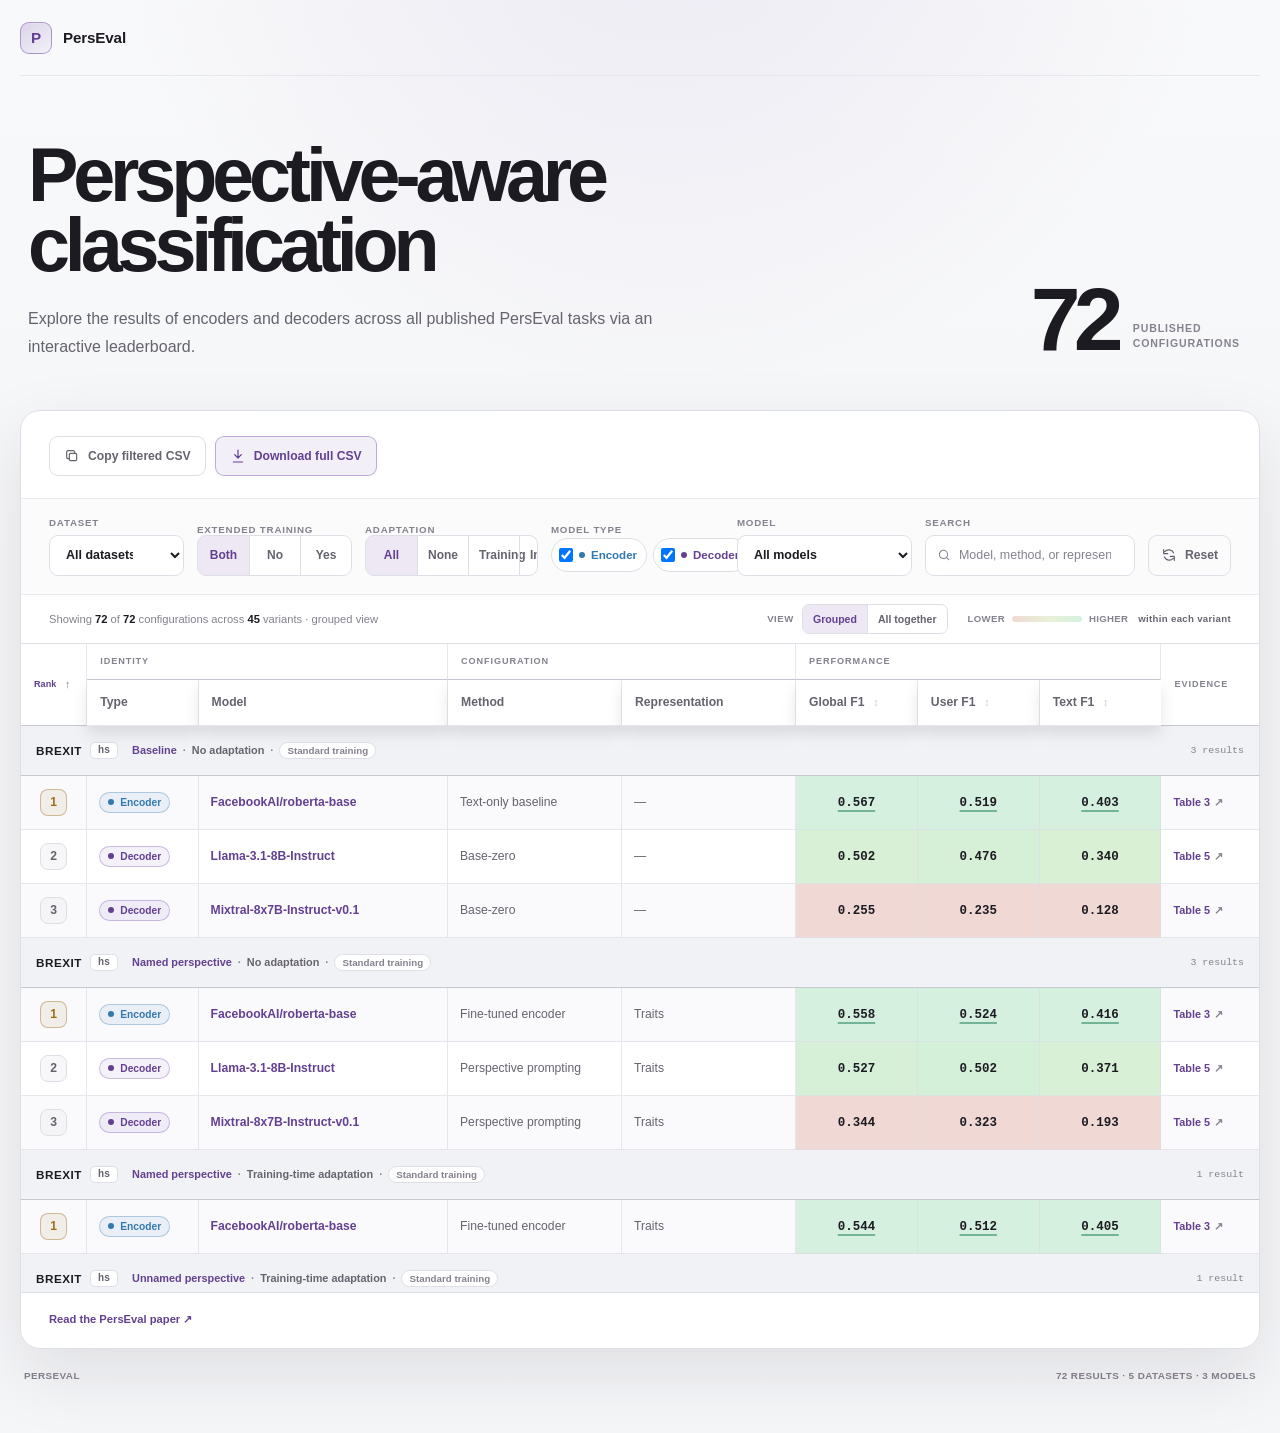
<file: docs/leaderboard/index.html>
<!doctype html>
<html lang="en">
  <head>
    <meta charset="utf-8">
    <meta name="viewport" content="width=device-width, initial-scale=1">
    <meta
      name="description"
      content="Interactive PersEval leaderboard for comparing perspective-aware classification models within equivalent benchmark variants."
    >
    <title>PersEval Leaderboard</title>
    <link rel="stylesheet" href="./styles.css">
    <script src="./app.js" defer></script>
  </head>
  <body>
    <div class="page-glow page-glow--violet" aria-hidden="true"></div>
    <div class="page-glow page-glow--green" aria-hidden="true"></div>

    <main class="shell">
      <nav class="topbar" aria-label="Leaderboard navigation">
        <a class="brand" href="https://github.com/valeriobasile/PersEval">
          <span class="brand-mark" aria-hidden="true">P</span>
          <span>PersEval</span>
        </a>
      </nav>

      <header class="hero">
        <div class="hero-copy">
          <h1>Perspective-aware classification</h1>
          <p class="hero-description">
            Explore the results of encoders and decoders across all published PersEval tasks via an interactive leaderboard.
          </p>
        </div>

        <div class="hero-stat" aria-label="Published configuration count">
          <span class="hero-stat__value" id="total-configurations">—</span>
          <span class="hero-stat__label">published<br>configurations</span>
        </div>
      </header>

      <section class="leaderboard" aria-labelledby="leaderboard-title">
        <div class="leaderboard-heading">
          <div class="leaderboard-actions">
            <button class="action-button action-button--secondary" id="copy-results" type="button">
              <svg viewBox="0 0 24 24" aria-hidden="true">
                <rect x="8" y="8" width="11" height="11" rx="2"></rect>
                <path d="M16 8V6a2 2 0 0 0-2-2H6a2 2 0 0 0-2 2v8a2 2 0 0 0 2 2h2"></path>
              </svg>
              Copy filtered CSV
            </button>
            <a class="action-button action-button--primary" href="./scores.csv" download>
              <svg viewBox="0 0 24 24" aria-hidden="true">
                <path d="M12 3v12m0 0 5-5m-5 5-5-5M5 21h14"></path>
              </svg>
              Download full CSV
            </a>
          </div>
        </div>

        <div class="filters" aria-label="Leaderboard filters">
          <label class="filter-control">
            <span>Dataset</span>
            <select id="dataset-filter">
              <option value="">All datasets</option>
            </select>
          </label>

          <fieldset class="filter-control filter-control--extended">
            <legend>Extended training</legend>
            <div class="segmented-control" id="extended-filter">
              <button type="button" data-value="all" aria-pressed="true">Both</button>
              <button type="button" data-value="false" aria-pressed="false">No</button>
              <button type="button" data-value="true" aria-pressed="false">Yes</button>
            </div>
          </fieldset>

          <fieldset class="filter-control filter-control--adaptation">
            <legend>Adaptation</legend>
            <div class="segmented-control" id="adaptation-filter">
              <button type="button" data-value="all" aria-pressed="true">All</button>
              <button type="button" data-value="none" aria-pressed="false">None</button>
              <button type="button" data-value="train" aria-pressed="false">Training</button>
              <button type="button" data-value="test" aria-pressed="false">Inference</button>
            </div>
          </fieldset>

          <fieldset class="filter-control filter-control--family">
            <legend>Model type</legend>
            <div class="family-filters">
              <label class="family-choice family-choice--encoder">
                <input type="checkbox" value="Encoder" checked>
                <span aria-hidden="true"></span> Encoder
              </label>
              <label class="family-choice family-choice--decoder">
                <input type="checkbox" value="Decoder" checked>
                <span aria-hidden="true"></span> Decoder
              </label>
            </div>
          </fieldset>

          <label class="filter-control">
            <span>Model</span>
            <select id="model-filter">
              <option value="">All models</option>
            </select>
          </label>

          <label class="filter-control filter-control--search">
            <span>Search</span>
            <span class="search-field">
              <svg viewBox="0 0 24 24" aria-hidden="true">
                <circle cx="11" cy="11" r="7"></circle>
                <path d="m20 20-4-4"></path>
              </svg>
              <input id="search-filter" type="search" placeholder="Model, method, or representation">
            </span>
          </label>

          <button class="reset-button" id="reset-filters" type="button">
            <svg viewBox="0 0 24 24" aria-hidden="true">
              <path d="M4 4v6h6M20 20v-6h-6M5.1 15a8 8 0 0 0 13.2 2M18.9 9A8 8 0 0 0 5.7 7"></path>
            </svg>
            Reset
          </button>
        </div>

        <div class="results-bar">
          <p id="results-summary" aria-live="polite">Loading results…</p>
          <div class="results-tools">
            <div class="view-control" aria-label="Leaderboard view">
              <span class="view-control__label">View</span>
              <div class="segmented-control segmented-control--compact" id="view-mode">
                <button type="button" data-value="grouped" aria-pressed="true">Grouped</button>
                <button type="button" data-value="together" aria-pressed="false">All together</button>
              </div>
            </div>
            <div class="score-legend" aria-label="Score heat map legend: relative within each variant">
              <span>Lower</span>
              <span class="score-legend__gradient" aria-hidden="true"></span>
              <span>Higher</span>
              <span class="score-legend__context">within each variant</span>
            </div>
          </div>
        </div>

        <div class="table-frame">
          <div class="table-scroll">
            <table id="leaderboard-table">
              <caption class="sr-only">
                PersEval results grouped by equivalent dataset, label, task, adaptation,
                and extended-training configurations. Use the column buttons to sort
                results inside every group.
              </caption>
              <thead>
                <tr class="column-groups">
                  <th rowspan="2" scope="col">
                    <button class="sort-button" data-sort="rank" type="button">
                      Rank <span class="sort-indicator" aria-hidden="true"></span>
                    </button>
                  </th>
                  <th colspan="2" scope="colgroup">Identity</th>
                  <th colspan="2" scope="colgroup">Configuration</th>
                  <th colspan="3" scope="colgroup">Performance</th>
                  <th rowspan="2" scope="col">Evidence</th>
                </tr>
                <tr class="column-labels">
                  <th scope="col">Type</th>
                  <th scope="col">Model</th>
                  <th scope="col">Method</th>
                  <th scope="col">Representation</th>
                  <th scope="col">
                    <button class="sort-button" data-sort="global_f1" type="button">
                      Global F1 <span class="sort-indicator" aria-hidden="true"></span>
                    </button>
                  </th>
                  <th scope="col">
                    <button class="sort-button" data-sort="user_f1" type="button">
                      User F1 <span class="sort-indicator" aria-hidden="true"></span>
                    </button>
                  </th>
                  <th scope="col">
                    <button class="sort-button" data-sort="text_f1" type="button">
                      Text F1 <span class="sort-indicator" aria-hidden="true"></span>
                    </button>
                  </th>
                </tr>
              </thead>
              <tbody id="leaderboard-body"></tbody>
            </table>

            <table id="together-leaderboard-table" class="together-table" hidden>
              <caption class="sr-only">
                All PersEval configurations in one table. Rank and heat colors retain
                their meaning within each equivalent benchmark variant.
              </caption>
              <thead>
                <tr class="column-groups">
                  <th rowspan="2" scope="col">
                    <button class="sort-button" data-sort="rank" type="button">
                      Rank <span class="sort-indicator" aria-hidden="true"></span>
                    </button>
                  </th>
                  <th colspan="4" scope="colgroup">Identity</th>
                  <th colspan="5" scope="colgroup">Configuration</th>
                  <th colspan="3" scope="colgroup">Performance</th>
                  <th rowspan="2" scope="col">Evidence</th>
                </tr>
                <tr class="column-labels">
                  <th scope="col">Dataset</th>
                  <th scope="col">Label</th>
                  <th scope="col">Type</th>
                  <th scope="col">Model</th>
                  <th scope="col">Task</th>
                  <th scope="col">Adaptation</th>
                  <th scope="col">Extended</th>
                  <th scope="col">Method</th>
                  <th scope="col">Representation</th>
                  <th scope="col">
                    <button class="sort-button" data-sort="global_f1" type="button">
                      Global F1 <span class="sort-indicator" aria-hidden="true"></span>
                    </button>
                  </th>
                  <th scope="col">
                    <button class="sort-button" data-sort="user_f1" type="button">
                      User F1 <span class="sort-indicator" aria-hidden="true"></span>
                    </button>
                  </th>
                  <th scope="col">
                    <button class="sort-button" data-sort="text_f1" type="button">
                      Text F1 <span class="sort-indicator" aria-hidden="true"></span>
                    </button>
                  </th>
                </tr>
              </thead>
              <tbody id="together-leaderboard-body"></tbody>
            </table>

            <div class="empty-state" id="empty-state" hidden>
              <div aria-hidden="true">⌁</div>
              <h3>No matching configurations</h3>
              <p>Try broadening the dataset, model, or search filters.</p>
            </div>
          </div>
        </div>

        <div class="table-notes">
          <a href="https://aclanthology.org/2025.emnlp-main.1137.pdf#page=1">
            Read the PersEval paper <span aria-hidden="true">↗</span>
          </a>
        </div>
      </section>

      <footer>
        <span>PersEval</span>
        <span id="footer-summary">Published benchmark results</span>
      </footer>
    </main>

    <div class="toast" id="toast" role="status" aria-live="polite" hidden></div>

    <noscript>
      <p class="noscript-message">
        JavaScript is required for filtering and sorting. The complete data remains
        available in <a href="./scores.csv">scores.csv</a>.
      </p>
    </noscript>
  </body>
</html>
</file>
<file: docs/leaderboard/styles.css>
:root {
  color-scheme: light;
  --bg: #f5f6f8;
  --surface: rgba(255, 255, 255, 0.94);
  --surface-strong: #ffffff;
  --surface-soft: #f1f2f5;
  --table-row: rgba(255, 255, 255, 0.98);
  --table-row-alt: #fafafd;
  --table-hover: #f2eff8;
  --border: #dddfe6;
  --border-bright: #c6c8d2;
  --text: #1c1b22;
  --text-muted: #65636e;
  --text-dim: #85828e;
  --violet: #7650ad;
  --violet-bright: #634091;
  --green: #23845b;
  --amber: #9d6f16;
  --blue: #3378ae;
  --shadow: 0 24px 70px rgba(30, 24, 44, 0.1);
  --metric-lightness: 89%;
  --metric-saturation: 48%;
  font-family: Inter, ui-sans-serif, -apple-system, BlinkMacSystemFont, "Segoe UI", sans-serif;
}

@media (prefers-color-scheme: dark) {
  :root {
    color-scheme: dark;
    --bg: #090a0c;
    --surface: rgba(18, 19, 23, 0.94);
    --surface-strong: #15161b;
    --surface-soft: #1a1b21;
    --table-row: rgba(17, 18, 22, 0.98);
    --table-row-alt: rgba(21, 22, 27, 0.98);
    --table-hover: #222129;
    --border: #303139;
    --border-bright: #4a4b56;
    --text: #f4f2f7;
    --text-muted: #aaa7b1;
    --text-dim: #7d7a85;
    --violet: #b884ff;
    --violet-bright: #d2b3ff;
    --green: #4fd08b;
    --amber: #ddb55d;
    --blue: #65b7ff;
    --shadow: 0 28px 80px rgba(0, 0, 0, 0.38);
    --metric-lightness: 25%;
    --metric-saturation: 38%;
  }
}

* {
  box-sizing: border-box;
}

html {
  background: var(--bg);
  scroll-behavior: smooth;
}

body {
  min-width: 320px;
  min-height: 100vh;
  margin: 0;
  overflow-x: hidden;
  color: var(--text);
  background:
    radial-gradient(circle at 52% -12%, color-mix(in srgb, var(--violet) 10%, transparent), transparent 36rem),
    linear-gradient(180deg, color-mix(in srgb, var(--surface-strong) 35%, var(--bg)) 0%, var(--bg) 40rem);
}

button,
select,
input,
a {
  font: inherit;
}

button,
select,
input {
  color: var(--text);
}

a {
  color: inherit;
}

[hidden] {
  display: none !important;
}

.page-glow {
  position: fixed;
  z-index: -1;
  width: 32rem;
  height: 32rem;
  border-radius: 999px;
  filter: blur(120px);
  opacity: 0.08;
  pointer-events: none;
}

.page-glow--violet {
  top: 6rem;
  left: -20rem;
  background: var(--violet);
}

.page-glow--green {
  right: -22rem;
  bottom: 8%;
  background: var(--green);
}

.shell {
  width: min(100% - 40px, 1580px);
  margin: 0 auto;
  padding-bottom: 52px;
}

.topbar {
  display: flex;
  align-items: center;
  justify-content: space-between;
  min-height: 76px;
  border-bottom: 1px solid color-mix(in srgb, var(--border) 58%, transparent);
}

.brand {
  display: inline-flex;
  align-items: center;
  gap: 11px;
  color: var(--text);
  font-size: 0.95rem;
  font-weight: 720;
  letter-spacing: -0.01em;
  text-decoration: none;
}

.brand-mark {
  display: grid;
  width: 32px;
  height: 32px;
  place-items: center;
  border: 1px solid color-mix(in srgb, var(--violet) 52%, transparent);
  border-radius: 9px;
  color: var(--violet-bright);
  background: linear-gradient(
    145deg,
    color-mix(in srgb, var(--violet) 22%, transparent),
    color-mix(in srgb, var(--violet) 4%, transparent)
  );
  box-shadow: inset 0 1px 0 color-mix(in srgb, white 16%, transparent);
}

.published-pill {
  display: inline-flex;
  align-items: center;
  gap: 8px;
  padding: 7px 11px;
  border: 1px solid color-mix(in srgb, var(--green) 28%, transparent);
  border-radius: 999px;
  color: var(--green);
  background: color-mix(in srgb, var(--green) 8%, transparent);
  font-size: 0.74rem;
  font-weight: 680;
}

.published-pill span {
  width: 7px;
  height: 7px;
  border-radius: 50%;
  background: var(--green);
  box-shadow: 0 0 12px color-mix(in srgb, var(--green) 72%, transparent);
}

.hero {
  display: grid;
  grid-template-columns: minmax(0, 1fr) auto;
  gap: 46px;
  align-items: end;
  padding: 64px 8px 50px;
}

.eyebrow,
.section-kicker {
  margin: 0 0 13px;
  color: var(--violet-bright);
  font-size: 0.7rem;
  font-weight: 770;
  letter-spacing: 0.15em;
  text-transform: uppercase;
}

.hero h1 {
  max-width: 880px;
  margin: 0;
  font-size: clamp(3rem, 5.9vw, 6.4rem);
  font-weight: 740;
  letter-spacing: -0.068em;
  line-height: 0.93;
}

.hero h1 span {
  color: transparent;
  background: linear-gradient(110deg, var(--violet-bright), var(--blue) 56%, var(--green));
  background-clip: text;
  -webkit-background-clip: text;
}

.hero-description {
  max-width: 700px;
  margin: 25px 0 0;
  color: var(--text-muted);
  font-size: 1rem;
  line-height: 1.7;
}

.hero-stat {
  display: flex;
  gap: 16px;
  align-items: flex-end;
  padding: 0 12px 7px 0;
}

.hero-stat__value {
  font-size: clamp(4rem, 7vw, 7rem);
  font-variant-numeric: tabular-nums;
  font-weight: 730;
  letter-spacing: -0.075em;
  line-height: 0.75;
}

.hero-stat__label {
  padding-bottom: 3px;
  color: var(--text-dim);
  font-size: 0.66rem;
  font-weight: 740;
  letter-spacing: 0.08em;
  line-height: 1.35;
  text-transform: uppercase;
}

.leaderboard {
  overflow: hidden;
  border: 1px solid var(--border);
  border-radius: 20px;
  background: var(--surface);
  box-shadow: var(--shadow);
  backdrop-filter: blur(18px);
}

.leaderboard-heading {
  display: flex;
  align-items: center;
  justify-content: space-between;
  gap: 24px;
  padding: 25px 28px 22px;
}

.section-kicker {
  margin-bottom: 5px;
  color: var(--text-dim);
  font-size: 0.6rem;
}

.leaderboard-heading h2 {
  margin: 0;
  font-size: 1.48rem;
  font-weight: 720;
  letter-spacing: -0.035em;
}

.leaderboard-actions {
  display: flex;
  flex-wrap: wrap;
  gap: 9px;
  justify-content: flex-end;
}

.action-button,
.reset-button {
  display: inline-flex;
  align-items: center;
  justify-content: center;
  gap: 8px;
  min-height: 40px;
  border-radius: 9px;
  font-size: 0.76rem;
  font-weight: 690;
  text-decoration: none;
  transition: border-color 150ms ease, background 150ms ease, color 150ms ease, transform 150ms ease;
}

.action-button {
  padding: 0 14px;
  cursor: pointer;
}

.action-button--primary {
  border: 1px solid color-mix(in srgb, var(--violet) 44%, transparent);
  color: var(--violet-bright);
  background: color-mix(in srgb, var(--violet) 9%, transparent);
}

.action-button--secondary {
  border: 1px solid var(--border);
  color: var(--text-muted);
  background: transparent;
}

.action-button:hover:not(:disabled),
.reset-button:hover {
  border-color: var(--border-bright);
  color: var(--text);
  background: color-mix(in srgb, var(--violet) 8%, transparent);
  transform: translateY(-1px);
}

.action-button:disabled {
  cursor: not-allowed;
  opacity: 0.45;
}

.action-button svg,
.reset-button svg,
.search-field svg {
  width: 16px;
  height: 16px;
  fill: none;
  stroke: currentColor;
  stroke-linecap: round;
  stroke-linejoin: round;
  stroke-width: 1.8;
}

.filters {
  display: grid;
  grid-template-columns: minmax(135px, 0.75fr) auto auto auto minmax(175px, 0.9fr) minmax(210px, 1.25fr) auto;
  gap: 13px;
  align-items: end;
  padding: 18px 28px;
  border-top: 1px solid color-mix(in srgb, var(--border) 60%, transparent);
  border-bottom: 1px solid color-mix(in srgb, var(--border) 60%, transparent);
  background: color-mix(in srgb, var(--surface-soft) 30%, transparent);
}

.filter-control {
  display: flex;
  min-width: 0;
  margin: 0;
  padding: 0;
  border: 0;
  flex-direction: column;
  gap: 7px;
}

.filter-control > span:first-child,
.filter-control legend {
  padding: 0;
  color: var(--text-dim);
  font-size: 0.61rem;
  font-weight: 740;
  letter-spacing: 0.08em;
  text-transform: uppercase;
}

.filter-control select,
.search-field {
  width: 100%;
  height: 41px;
  border: 1px solid var(--border);
  border-radius: 9px;
  background: var(--surface-strong);
  transition: border-color 150ms ease, box-shadow 150ms ease;
}

.filter-control select {
  padding: 0 34px 0 12px;
  font-size: 0.78rem;
  font-weight: 590;
}

.filter-control select:hover,
.search-field:hover {
  border-color: var(--border-bright);
}

.filter-control select:focus-visible,
.search-field:focus-within {
  border-color: var(--violet);
  outline: none;
  box-shadow: 0 0 0 3px color-mix(in srgb, var(--violet) 14%, transparent);
}

.segmented-control {
  display: inline-flex;
  height: 41px;
  overflow: hidden;
  border: 1px solid var(--border);
  border-radius: 9px;
  background: var(--surface-strong);
}

.segmented-control button {
  min-width: 51px;
  padding: 0 10px;
  border: 0;
  color: var(--text-muted);
  background: transparent;
  font-size: 0.75rem;
  font-weight: 660;
  cursor: pointer;
}

.segmented-control button + button {
  border-left: 1px solid var(--border);
}

.segmented-control button[aria-pressed="true"] {
  color: var(--violet-bright);
  background: color-mix(in srgb, var(--violet) 13%, transparent);
}

.family-filters {
  display: flex;
  height: 41px;
  gap: 6px;
  align-items: center;
}

.family-choice {
  display: inline-flex;
  min-height: 34px;
  align-items: center;
  gap: 6px;
  padding: 0 9px 0 7px;
  border: 1px solid var(--border);
  border-radius: 999px;
  color: var(--text-muted);
  background: var(--surface-strong);
  font-size: 0.72rem;
  font-weight: 660;
  cursor: pointer;
  white-space: nowrap;
}

.family-choice input {
  width: 14px;
  height: 14px;
  margin: 0;
}

.family-choice > span {
  width: 6px;
  height: 6px;
  border-radius: 50%;
  background: currentColor;
}

.family-choice--encoder {
  color: var(--blue);
}

.family-choice--decoder {
  color: var(--violet-bright);
}

.search-field {
  display: flex;
  align-items: center;
  gap: 8px;
  padding: 0 11px;
  color: var(--text-dim);
}

.search-field input {
  width: 100%;
  min-width: 0;
  height: 100%;
  padding: 0;
  border: 0;
  outline: none;
  background: transparent;
  font-size: 0.78rem;
}

.search-field input::placeholder {
  color: var(--text-dim);
}

.reset-button {
  height: 41px;
  padding: 0 12px;
  border: 1px solid var(--border);
  color: var(--text-muted);
  background: transparent;
  cursor: pointer;
}

.results-bar {
  display: flex;
  min-height: 48px;
  align-items: center;
  justify-content: space-between;
  gap: 20px;
  padding: 0 28px;
  color: var(--text-dim);
  font-size: 0.7rem;
}

.results-tools,
.view-control {
  display: flex;
  align-items: center;
}

.results-tools {
  gap: 20px;
}

.view-control {
  gap: 8px;
}

.view-control__label {
  color: var(--text-dim);
  font-size: 0.6rem;
  font-weight: 680;
  letter-spacing: 0.06em;
  text-transform: uppercase;
}

.segmented-control--compact {
  height: 30px;
  border-radius: 7px;
}

.segmented-control--compact button {
  min-width: 0;
  padding: 0 10px;
  font-size: 0.66rem;
}

.results-bar p {
  margin: 0;
}

.results-bar strong {
  color: var(--text);
  font-variant-numeric: tabular-nums;
  font-weight: 720;
}

.score-legend {
  display: flex;
  align-items: center;
  gap: 7px;
  font-size: 0.6rem;
  font-weight: 680;
  letter-spacing: 0.035em;
  text-transform: uppercase;
}

.score-legend__gradient {
  width: 70px;
  height: 6px;
  border-radius: 99px;
  background: linear-gradient(90deg, hsl(8 48% var(--metric-lightness)), hsl(77 48% var(--metric-lightness)), hsl(142 48% var(--metric-lightness)));
}

.score-legend__context {
  margin-left: 3px;
  color: var(--text-muted);
  text-transform: none;
}

.table-frame {
  border-top: 1px solid var(--border);
  border-bottom: 1px solid var(--border);
}

.table-scroll {
  position: relative;
  max-height: min(72vh, 820px);
  overflow: auto;
  scrollbar-color: var(--border-bright) var(--surface-soft);
  scrollbar-width: thin;
}

table {
  width: 100%;
  min-width: 1120px;
  border-collapse: separate;
  border-spacing: 0;
  font-size: 0.76rem;
}

.together-table {
  min-width: 1580px;
}

th,
td {
  border-right: 1px solid color-mix(in srgb, var(--border) 70%, transparent);
  border-bottom: 1px solid color-mix(in srgb, var(--border) 70%, transparent);
  text-align: left;
  vertical-align: middle;
}

th:last-child,
td:last-child {
  border-right: 0;
}

thead {
  position: sticky;
  z-index: 10;
  top: 0;
}

thead th {
  color: var(--text-muted);
  background: var(--surface-strong);
  font-weight: 690;
  white-space: nowrap;
}

.column-groups th {
  height: 36px;
  padding: 0 13px;
  border-bottom-color: var(--border-bright);
  color: var(--text-dim);
  font-size: 0.57rem;
  letter-spacing: 0.1em;
  text-transform: uppercase;
}

.column-labels th {
  height: 46px;
  padding: 0 13px;
  box-shadow: 0 8px 16px color-mix(in srgb, black 10%, transparent);
}

.sort-button {
  display: inline-flex;
  align-items: center;
  gap: 6px;
  margin: -8px;
  padding: 8px;
  border: 0;
  color: inherit;
  background: transparent;
  font-weight: inherit;
  cursor: pointer;
}

.sort-button:hover,
.sort-button:focus-visible {
  color: var(--violet-bright);
}

.sort-button:focus-visible,
.segmented-control button:focus-visible,
.family-choice:focus-within,
.action-button:focus-visible,
.reset-button:focus-visible,
.source-link:focus-visible,
.brand:focus-visible {
  border-radius: 6px;
  outline: 2px solid var(--violet);
  outline-offset: 2px;
}

.sort-indicator {
  width: 11px;
  color: var(--text-dim);
  font-size: 0.68rem;
  text-align: center;
}

.sort-indicator::before {
  content: "↕";
  opacity: 0.45;
}

.sort-button[data-active="true"] {
  color: var(--violet-bright);
}

.sort-button[data-active="true"] .sort-indicator::before {
  opacity: 1;
}

.sort-button[data-direction="asc"] .sort-indicator::before {
  content: "↑";
}

.sort-button[data-direction="desc"] .sort-indicator::before {
  content: "↓";
}

.variant-row th {
  position: relative;
  z-index: 1;
  padding: 0;
  border-right: 0;
  border-bottom-color: var(--border-bright);
  background: var(--surface-soft);
}

.variant-content {
  display: flex;
  min-height: 49px;
  align-items: center;
  justify-content: space-between;
  gap: 20px;
  padding: 8px 15px;
}

.variant-main,
.variant-identity,
.variant-details {
  display: flex;
  min-width: 0;
  align-items: center;
}

.variant-main {
  flex-wrap: wrap;
  gap: 5px 14px;
}

.variant-identity {
  gap: 8px;
}

.variant-dataset {
  color: var(--text);
  font-size: 0.73rem;
  font-weight: 780;
  letter-spacing: 0.045em;
}

.variant-label {
  max-width: 240px;
  overflow: hidden;
  padding: 2px 7px;
  border: 1px solid var(--border);
  border-radius: 5px;
  color: var(--text-muted);
  background: var(--surface);
  font-family: ui-monospace, SFMono-Regular, Menlo, monospace;
  font-size: 0.63rem;
  text-overflow: ellipsis;
  white-space: nowrap;
}

.variant-details {
  flex-wrap: wrap;
  gap: 6px;
  color: var(--text-muted);
  font-size: 0.68rem;
  font-weight: 570;
}

.variant-task {
  color: var(--violet-bright);
  font-weight: 720;
}

.variant-separator {
  color: var(--text-dim);
}

.variant-extended {
  padding: 2px 7px;
  border: 1px solid var(--border);
  border-radius: 999px;
  color: var(--text-dim);
  background: var(--surface);
  font-size: 0.61rem;
  font-weight: 680;
}

.variant-extended--yes {
  border-color: color-mix(in srgb, var(--green) 28%, transparent);
  color: var(--green);
  background: color-mix(in srgb, var(--green) 7%, transparent);
}

.variant-count {
  flex: none;
  color: var(--text-dim);
  font-family: ui-monospace, SFMono-Regular, Menlo, monospace;
  font-size: 0.62rem;
  font-weight: 540;
}

.result-row td {
  height: 54px;
  padding: 9px 12px;
  background: var(--table-row);
  color: var(--text);
}

.result-row:nth-child(even) td:not(.metric-cell) {
  background: var(--table-row-alt);
}

.result-row:hover td:not(.metric-cell) {
  background: var(--table-hover);
}

.result-row:hover td {
  box-shadow: inset 0 1px color-mix(in srgb, white 5%, transparent), inset 0 -1px color-mix(in srgb, white 5%, transparent);
}

.rank-cell {
  width: 62px;
  text-align: center;
}

.rank-badge {
  display: inline-grid;
  width: 27px;
  height: 27px;
  place-items: center;
  border: 1px solid var(--border);
  border-radius: 8px;
  color: var(--text-muted);
  background: color-mix(in srgb, var(--surface-soft) 58%, transparent);
  font-variant-numeric: tabular-nums;
  font-weight: 740;
}

.rank-badge--first {
  border-color: color-mix(in srgb, var(--amber) 42%, transparent);
  color: var(--amber);
  background: color-mix(in srgb, var(--amber) 9%, transparent);
}

.family-pill {
  display: inline-flex;
  align-items: center;
  gap: 6px;
  padding: 4px 8px;
  border: 1px solid;
  border-radius: 999px;
  font-size: 0.64rem;
  font-weight: 720;
  white-space: nowrap;
}

.family-pill::before {
  width: 6px;
  height: 6px;
  border-radius: 50%;
  background: currentColor;
  content: "";
}

.family-pill--encoder {
  border-color: color-mix(in srgb, var(--blue) 34%, transparent);
  color: var(--blue);
  background: color-mix(in srgb, var(--blue) 8%, transparent);
}

.family-pill--decoder {
  border-color: color-mix(in srgb, var(--violet) 34%, transparent);
  color: var(--violet-bright);
  background: color-mix(in srgb, var(--violet) 8%, transparent);
}

.model-cell {
  min-width: 215px;
  color: var(--violet-bright) !important;
  font-weight: 710;
}

.dataset-cell {
  min-width: 90px;
  font-weight: 750;
}

.label-cell {
  max-width: 190px;
  color: var(--text-muted) !important;
  overflow-wrap: anywhere;
}

.task-cell,
.adaptation-cell {
  min-width: 125px;
  color: var(--text-muted) !important;
}

.extended-pill {
  display: inline-flex;
  padding: 3px 8px;
  border: 1px solid var(--border);
  border-radius: 999px;
  color: var(--text-dim);
  background: var(--surface-soft);
  font-size: 0.63rem;
  font-weight: 700;
}

.extended-pill--yes {
  border-color: color-mix(in srgb, var(--green) 30%, transparent);
  color: var(--green);
  background: color-mix(in srgb, var(--green) 8%, transparent);
}

.method-cell,
.representation-cell {
  min-width: 150px;
  color: var(--text-muted) !important;
}

.metric-cell {
  min-width: 105px;
  color: var(--text) !important;
  background: hsl(var(--heat-hue) var(--metric-saturation) var(--metric-lightness)) !important;
  font-variant-numeric: tabular-nums;
  text-align: center;
  transition: filter 120ms ease;
}

.metric-cell--equal {
  background: var(--surface-soft) !important;
}

.metric-value {
  font-family: ui-monospace, SFMono-Regular, Menlo, monospace;
  font-size: 0.78rem;
  font-weight: 590;
}

.metric-cell--best .metric-value {
  font-weight: 820;
  text-decoration: underline;
  text-decoration-color: color-mix(in srgb, var(--green) 55%, transparent);
  text-decoration-thickness: 2px;
  text-underline-offset: 4px;
}

.result-row:hover .metric-cell {
  filter: brightness(1.04);
}

.source-cell {
  min-width: 84px;
}

.source-link {
  display: inline-flex;
  align-items: center;
  gap: 4px;
  color: var(--violet-bright);
  font-size: 0.68rem;
  font-weight: 690;
  text-decoration: none;
  white-space: nowrap;
}

.source-link:hover {
  text-decoration: underline;
  text-underline-offset: 3px;
}

.source-arrow {
  color: var(--text-dim);
}

.empty-state {
  padding: 82px 24px;
  text-align: center;
}

.empty-state div {
  color: var(--violet);
  font-size: 2.2rem;
}

.empty-state h3 {
  margin: 11px 0 5px;
  font-size: 1rem;
}

.empty-state p {
  margin: 0;
  color: var(--text-dim);
  font-size: 0.76rem;
}

.table-notes {
  display: grid;
  grid-template-columns: minmax(0, 1.1fr) minmax(0, 1fr) auto;
  gap: 28px;
  align-items: start;
  padding: 20px 28px 22px;
  color: var(--text-dim);
}

.table-notes h3 {
  margin: 0 0 5px;
  color: var(--text-muted);
  font-size: 0.66rem;
  font-weight: 750;
  letter-spacing: 0.055em;
  text-transform: uppercase;
}

.table-notes p {
  max-width: 680px;
  margin: 0;
  font-size: 0.68rem;
  line-height: 1.55;
}

.table-notes strong {
  color: var(--text-muted);
}

.table-notes > a {
  color: var(--violet-bright);
  font-size: 0.7rem;
  font-weight: 700;
  text-decoration: none;
  white-space: nowrap;
}

.table-notes > a:hover {
  text-decoration: underline;
  text-underline-offset: 3px;
}

footer {
  display: flex;
  justify-content: space-between;
  gap: 24px;
  padding: 21px 4px 0;
  color: var(--text-dim);
  font-size: 0.62rem;
  font-weight: 670;
  letter-spacing: 0.04em;
  text-transform: uppercase;
}

.toast {
  position: fixed;
  z-index: 30;
  right: 24px;
  bottom: 24px;
  padding: 10px 14px;
  border: 1px solid var(--border-bright);
  border-radius: 9px;
  color: var(--surface-strong);
  background: var(--text);
  box-shadow: var(--shadow);
  font-size: 0.76rem;
  font-weight: 650;
}

.clipboard-fallback {
  position: fixed;
  width: 1px;
  height: 1px;
  opacity: 0;
}

.sr-only {
  position: absolute;
  width: 1px;
  height: 1px;
  padding: 0;
  margin: -1px;
  overflow: hidden;
  clip: rect(0, 0, 0, 0);
  white-space: nowrap;
  border: 0;
}

.noscript-message {
  position: fixed;
  right: 20px;
  bottom: 20px;
  left: 20px;
  z-index: 20;
  max-width: 720px;
  margin: auto;
  padding: 14px 18px;
  border: 1px solid color-mix(in srgb, var(--amber) 55%, transparent);
  border-radius: 10px;
  color: var(--amber);
  background: var(--surface-strong);
  font-size: 0.8rem;
  text-align: center;
}

@media (max-width: 1260px) {
  .filters {
    grid-template-columns: minmax(150px, 0.8fr) auto auto minmax(190px, 1fr);
  }

  .filter-control--search {
    grid-column: 2 / 4;
  }
}

@media (max-width: 920px) {
  .hero {
    grid-template-columns: 1fr;
  }

  .hero-stat {
    display: none;
  }

  .filters {
    grid-template-columns: 1fr 1fr;
  }

  .filter-control--search {
    grid-column: 1 / -1;
  }

  .results-bar {
    align-items: flex-start;
    flex-direction: column;
    gap: 8px;
    padding-top: 9px;
    padding-bottom: 9px;
  }

  .results-tools {
    width: 100%;
    justify-content: space-between;
  }

  .table-notes {
    grid-template-columns: 1fr 1fr;
  }

  .table-notes > a {
    grid-column: 1 / -1;
  }
}

@media (max-width: 650px) {
  .shell {
    width: min(100% - 20px, 1580px);
  }

  .topbar {
    min-height: 64px;
  }

  .published-pill {
    display: none;
  }

  .hero {
    padding: 46px 3px 36px;
  }

  .hero h1 {
    font-size: clamp(2.9rem, 15vw, 4.7rem);
  }

  .hero-description {
    font-size: 0.9rem;
  }

  .leaderboard {
    border-radius: 14px;
  }

  .leaderboard-heading {
    align-items: flex-start;
    flex-direction: column;
  }

  .leaderboard-heading,
  .filters,
  .results-bar,
  .table-notes {
    padding-right: 17px;
    padding-left: 17px;
  }

  .leaderboard-actions {
    width: 100%;
  }

  .action-button {
    flex: 1 1 160px;
  }

  .filters {
    grid-template-columns: 1fr;
  }

  .filter-control--search {
    grid-column: auto;
  }

  .segmented-control button {
    flex: 1;
  }

  .score-legend {
    display: none;
  }

  .results-tools,
  .view-control {
    width: 100%;
  }

  .view-control .segmented-control {
    flex: 1;
  }

  .view-control .segmented-control button {
    flex: 1;
  }

  .variant-content {
    align-items: flex-start;
    flex-direction: column;
    gap: 5px;
  }

  .variant-count {
    align-self: flex-end;
  }

  .table-notes {
    grid-template-columns: 1fr;
  }

  .table-notes > a {
    grid-column: auto;
  }

  footer {
    align-items: flex-start;
    flex-direction: column;
  }

  .toast {
    right: 14px;
    bottom: 14px;
    left: 14px;
    text-align: center;
  }
}

@media (prefers-reduced-motion: reduce) {
  *,
  *::before,
  *::after {
    scroll-behavior: auto !important;
    transition-duration: 0.01ms !important;
  }
}
</file>
